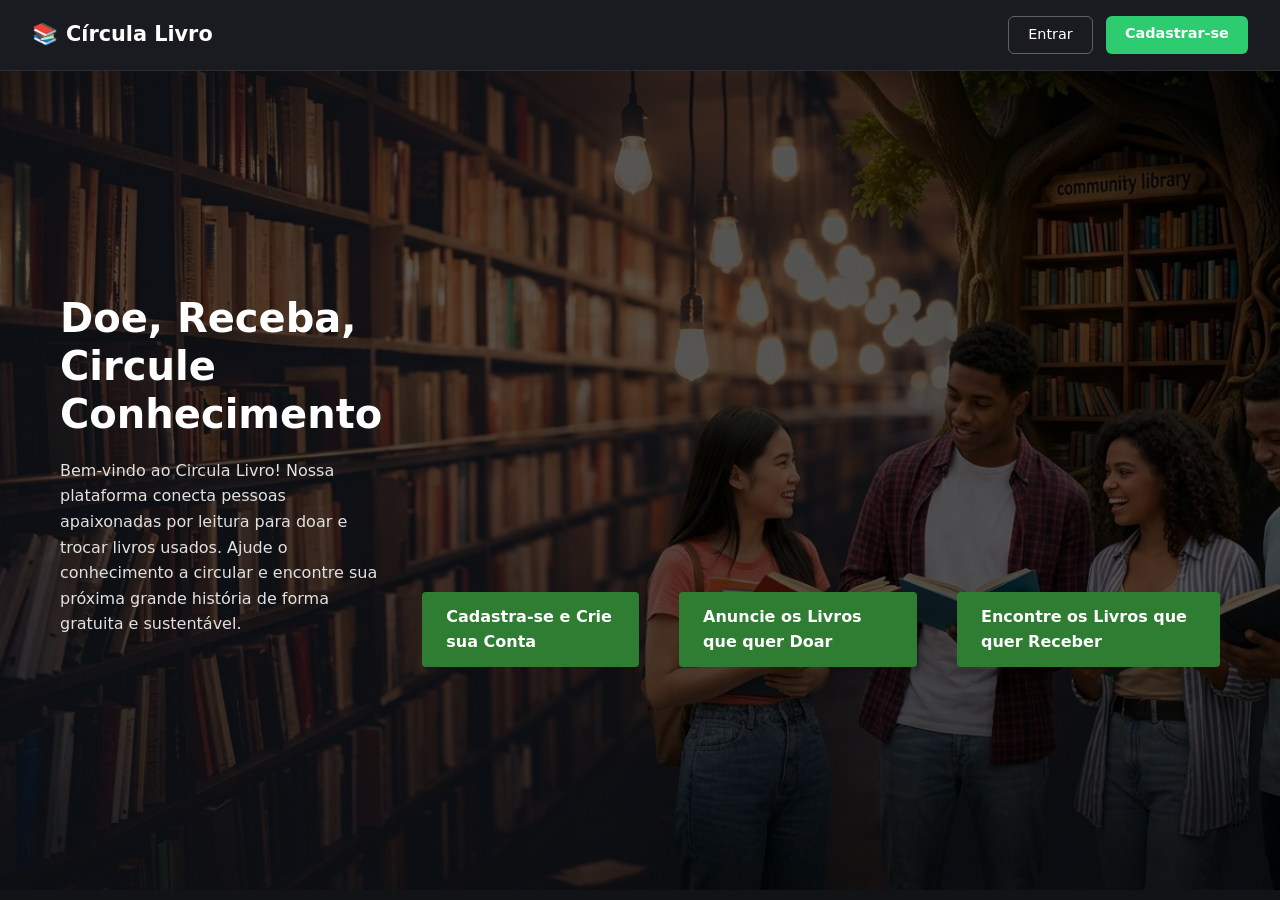
<file: index.html>
<!doctype html>
<html lang="en">
  <head>
    <meta charset="UTF-8" />
    <meta name="viewport" content="width=device-width, initial-scale=1.0" />
    <title>Circula Livro</title>
    <link rel="stylesheet" href="style.css" />
  </head>
  <body>
    <!-- CABEÇALHO / NAVBAR -->
    <header>
      <nav class="navbar">
        <div class="logo">
          <a href="index.html">
            <span class="logo-icon">📚</span> Círcula Livro
          </a>
        </div>

        <div class="auth-buttons">
          <a href="login.html" class="btn-outline">Entrar</a>
          <a href="cadastro.html" class="btn-solid">Cadastrar-se</a>
        </div>
      </nav>
    </header>

    <main>
      <section class="hero-section">
        <div class="hero-container">
          <div class="hero-text-content">
            <h1>Doe, Receba, Circule<br />Conhecimento</h1>
            <p>
              Bem-vindo ao Circula Livro! Nossa plataforma conecta pessoas
              apaixonadas por leitura para doar e trocar livros usados. Ajude o
              conhecimento a circular e encontre sua próxima grande história de
              forma gratuita e sustentável.
            </p>
          </div>
          <div class="btn-hero-d">
            <div class="btn-hero">
              <a href="cadastro.html">Cadastra-se e Crie sua Conta</a>
            </div>
            <div class="btn-hero">
              <a href="doar.html">Anuncie os Livros que quer Doar</a>
            </div>
            <div class="btn-hero">
              <a href="catalogo.html">Encontre os Livros que quer Receber</a>
            </div>
          </div>
        </div>
      </section>
    </main>
  </body>
</html>
</file>
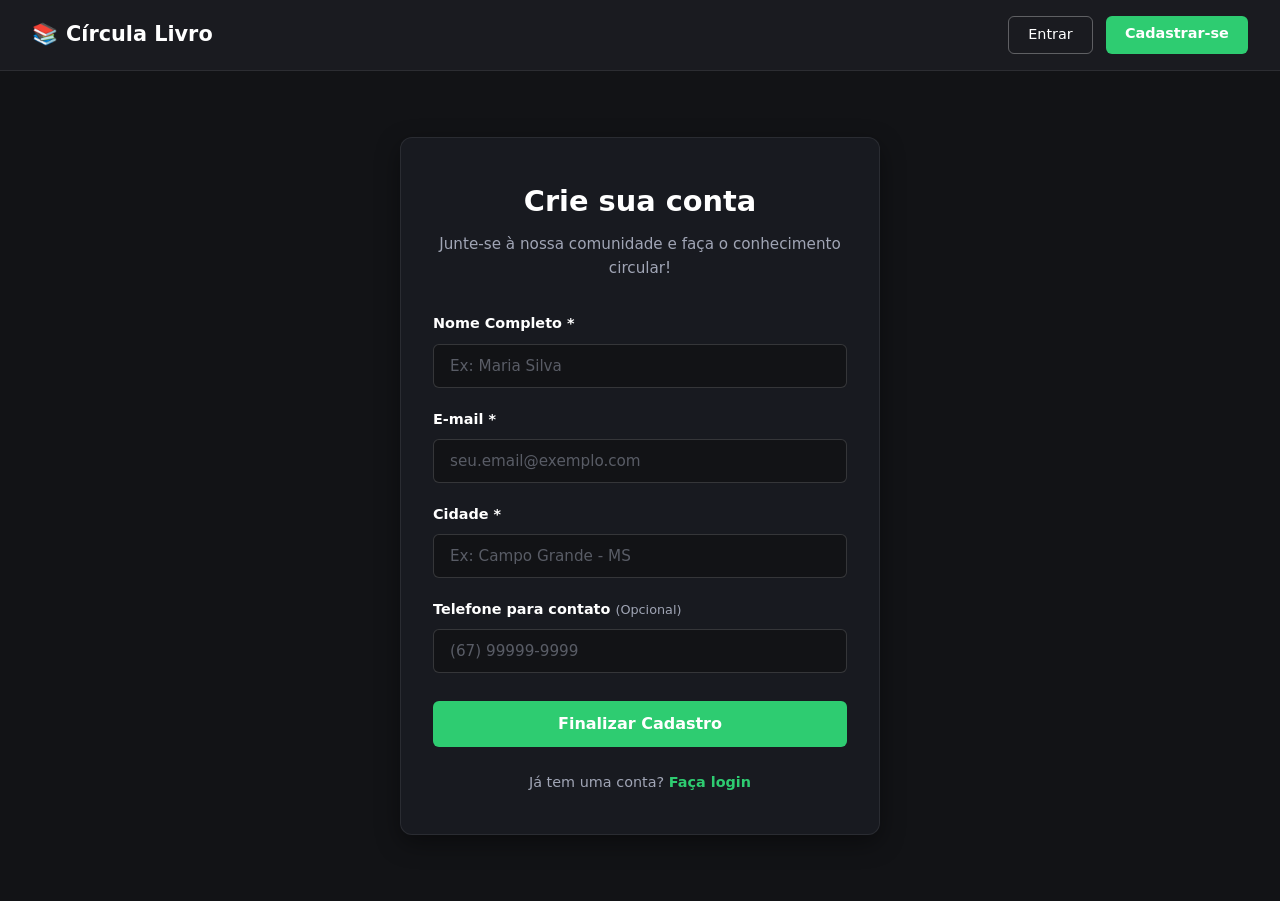
<file: cadastro.html>
<!doctype html>
<html lang="pt-BR">
  <head>
    <meta charset="UTF-8" />
    <meta name="viewport" content="width=device-width, initial-scale=1.0" />
    <title>Cadastro - Circula Livro</title>
    <link rel="stylesheet" href="style.css" />
  </head>
  <body>
    <!-- CABEÇALHO / NAVBAR -->
    <header>
      <nav class="navbar">
        <div class="logo">
          <a href="index.html">
            <span class="logo-icon">📚</span> Círcula Livro
          </a>
        </div>

        <div class="auth-buttons">
          <a href="login.html" class="btn-outline">Entrar</a>
          <a href="cadastro.html" class="btn-solid">Cadastrar-se</a>
        </div>
      </nav>
    </header>

    <main>
      <section class="auth-section">
        <div class="auth-container">
          <!-- Banner de Sucesso (Inicialmente Oculto) -->
          <div
            id="success-message"
            class="success-banner"
            style="display: none"
          >
            <span class="success-icon">✅</span>
            <h3>Cadastro realizado com sucesso!</h3>
            <p>Redirecionando para o catálogo em instantes...</p>
          </div>

          <div id="auth-header" class="auth-header">
            <h2>Crie sua conta</h2>
            <p>Junte-se à nossa comunidade e faça o conhecimento circular!</p>
          </div>

          <form id="cadastro-form" action="#" method="POST" class="auth-form">
            <!-- Nome Completo (Obrigatório) -->
            <div class="form-group">
              <label for="nome">Nome Completo *</label>
              <input
                type="text"
                id="nome"
                name="nome"
                placeholder="Ex: Maria Silva"
                required
              />
            </div>

            <!-- E-mail (Obrigatório) -->
            <div class="form-group">
              <label for="email">E-mail *</label>
              <input
                type="email"
                id="email"
                name="email"
                placeholder="seu.email@exemplo.com"
                required
              />
            </div>

            <!-- Cidade (Obrigatório) -->
            <div class="form-group">
              <label for="cidade">Cidade *</label>
              <input
                type="text"
                id="cidade"
                name="cidade"
                placeholder="Ex: Campo Grande - MS"
                required
              />
            </div>

            <!-- Telefone (Opcional) -->
            <div class="form-group">
              <label for="telefone">
                Telefone para contato <span class="optional">(Opcional)</span>
              </label>
              <input
                type="tel"
                id="telefone"
                name="telefone"
                placeholder="(67) 99999-9999"
              />
            </div>

            <!-- Botão de submissão -->
            <button type="submit" class="btn-submit">Finalizar Cadastro</button>
          </form>

          <div id="auth-footer" class="auth-footer">
            <p>Já tem uma conta? <a href="login.html">Faça login</a></p>
          </div>
        </div>
      </section>
    </main>

    <!-- Script JS para lidar com o envio e o redirecionamento -->
    <script>
      document
        .getElementById("cadastro-form")
        .addEventListener("submit", function (e) {
          e.preventDefault(); // Impede o recarregamento da página

          // Oculta o formulário e o cabeçalho original
          document.getElementById("cadastro-form").style.display = "none";
          document.getElementById("auth-header").style.display = "none";
          document.getElementById("auth-footer").style.display = "none";

          // Exibe a mensagem de sucesso
          const successMessage = document.getElementById("success-message");
          successMessage.style.display = "block";

          // Redireciona para o catálogo após 2.5 segundos
          setTimeout(() => {
            window.location.href = "catalogo.html";
          }, 2500);
        });
    </script>
  </body>
</html>
</file>
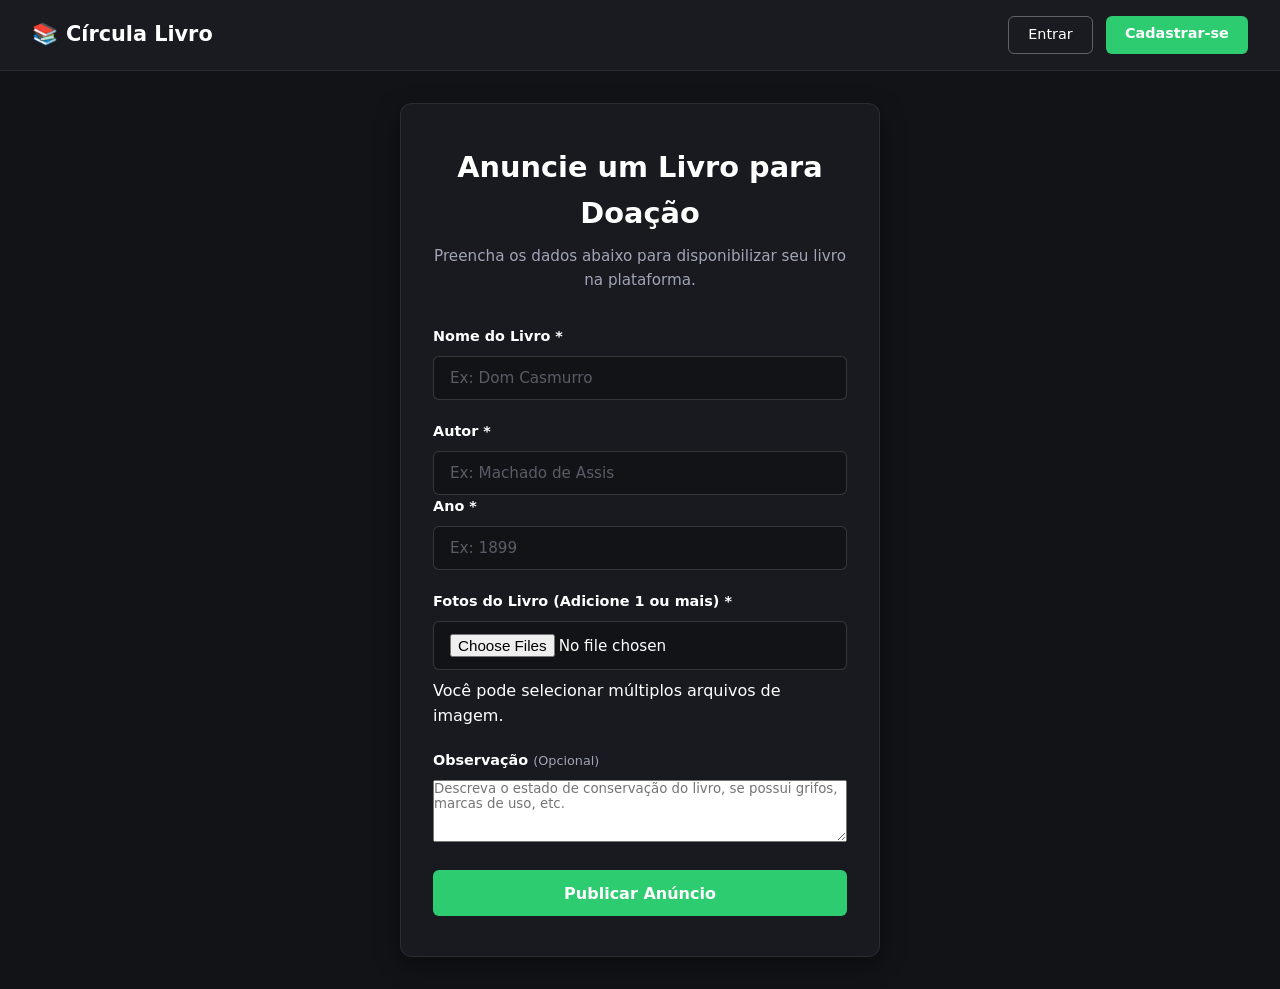
<file: doar.html>
<!doctype html>
<html lang="pt-BR">
  <head>
    <meta charset="UTF-8" />
    <meta name="viewport" content="width=device-width, initial-scale=1.0" />
    <title>Doar Livro - Circula Livro</title>
    <link rel="stylesheet" href="style.css" />
  </head>
  <body>
    <!-- CABEÇALHO / NAVBAR -->
    <header>
      <nav class="navbar">
        <div class="logo">
          <a href="index.html">
            <span class="logo-icon">📚</span> Círcula Livro
          </a>
        </div>

        <div class="auth-buttons">
          <a href="login.html" class="btn-outline">Entrar</a>
          <a href="cadastro.html" class="btn-solid">Cadastrar-se</a>
        </div>
      </nav>
    </header>

    <main>
      <section class="auth-section">
        <div class="auth-container form-container-wide">
          <!-- Mensagem de Sucesso (Inicialmente Oculta) -->
          <div
            id="success-message"
            class="success-banner"
            style="display: none"
          >
            <span class="success-icon">📖✨</span>
            <h3>Livro anunciado com sucesso!</h3>
            <p>
              Seu livro já está disponível para a comunidade. Redirecionando
              para o catálogo...
            </p>
          </div>

          <div id="form-header" class="auth-header">
            <h2>Anuncie um Livro para Doação</h2>
            <p>
              Preencha os dados abaixo para disponibilizar seu livro na
              plataforma.
            </p>
          </div>

          <form
            id="doar-form"
            action="#"
            method="POST"
            enctype="multipart/form-data"
            class="auth-form"
          >
            <!-- Nome do Livro (Obrigatório) -->
            <div class="form-group">
              <label for="titulo">Nome do Livro *</label>
              <input
                type="text"
                id="titulo"
                name="titulo"
                placeholder="Ex: Dom Casmurro"
                required
              />
            </div>

            <!-- Linha Dupla: Autor e Ano -->
            <div class="form-row">
              <div class="form-group flex-2">
                <label for="autor">Autor *</label>
                <input
                  type="text"
                  id="autor"
                  name="autor"
                  placeholder="Ex: Machado de Assis"
                  required
                />
              </div>

              <div class="form-group flex-1">
                <label for="ano">Ano *</label>
                <input
                  type="number"
                  id="ano"
                  name="ano"
                  placeholder="Ex: 1899"
                  min="1000"
                  max="2026"
                  required
                />
              </div>
            </div>

            <!-- Upload de Fotos (Obrigatório - 1 ou mais) -->
            <div class="form-group">
              <label for="fotos">Fotos do Livro (Adicione 1 ou mais) *</label>
              <input
                type="file"
                id="fotos"
                name="fotos[]"
                accept="image/*"
                multiple
                required
              />
              <span class="input-hint"
                >Você pode selecionar múltiplos arquivos de imagem.</span
              >
            </div>

            <!-- Observações (Opcional) -->
            <div class="form-group">
              <label for="observacao">
                Observação <span class="optional">(Opcional)</span>
              </label>
              <textarea
                id="observacao"
                name="observacao"
                rows="4"
                placeholder="Descreva o estado de conservação do livro, se possui grifos, marcas de uso, etc."
              ></textarea>
            </div>

            <!-- Botão de Submissão -->
            <button type="submit" class="btn-submit">Publicar Anúncio</button>
          </form>
        </div>
      </section>
    </main>

    <!-- Script de Feedback e Redirecionamento -->
    <script>
      document
        .getElementById("doar-form")
        .addEventListener("submit", function (e) {
          e.preventDefault();

          // Oculta o formulário e cabeçalho
          document.getElementById("doar-form").style.display = "none";
          document.getElementById("form-header").style.display = "none";

          // Exibe a mensagem de confirmação
          const successMessage = document.getElementById("success-message");
          successMessage.style.display = "block";

          // Redireciona para o catálogo após 2.5 segundos
          setTimeout(() => {
            window.location.href = "catalogo.html";
          }, 2500);
        });
    </script>
  </body>
</html>
</file>
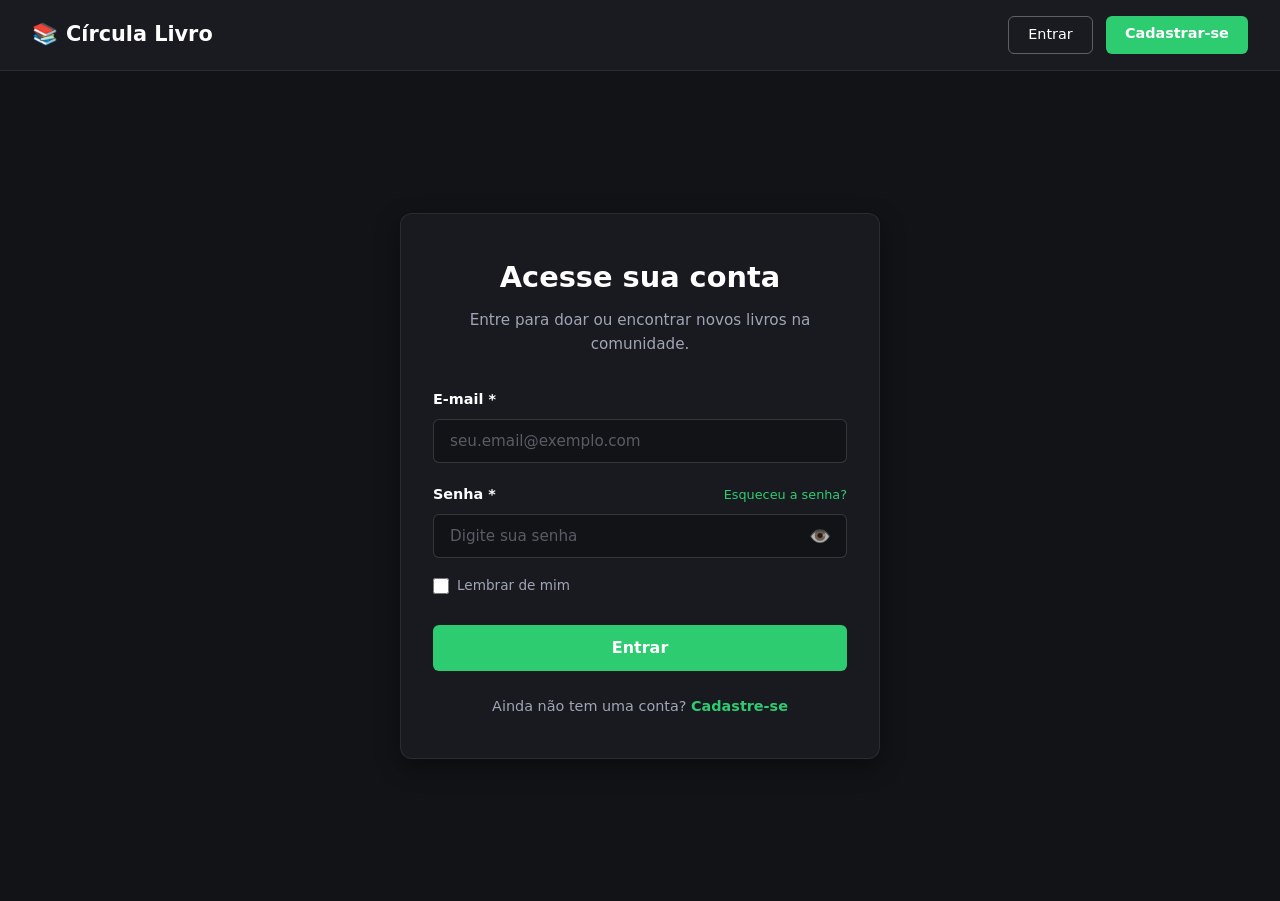
<file: login.html>
<!doctype html>
<html lang="pt-BR">
  <head>
    <meta charset="UTF-8" />
    <meta name="viewport" content="width=device-width, initial-scale=1.0" />
    <title>Login - Circula Livro</title>
    <link rel="stylesheet" href="style.css" />
  </head>
  <body>
    <!-- CABEÇALHO / NAVBAR -->
    <header>
      <nav class="navbar">
        <div class="logo">
          <a href="index.html">
            <span class="logo-icon">📚</span> Círcula Livro
          </a>
        </div>

        <div class="auth-buttons">
          <a href="login.html" class="btn-outline">Entrar</a>
          <a href="cadastro.html" class="btn-solid">Cadastrar-se</a>
        </div>
      </nav>
    </header>

    <main>
      <section class="auth-section">
        <div class="auth-container">
          <!-- Banner de Sucesso (Inicialmente Oculto) -->
          <div
            id="success-message"
            class="success-banner"
            style="display: none"
          >
            <span class="success-icon">🔑✨</span>
            <h3>Login realizado com sucesso!</h3>
            <p>Redirecionando para o catálogo...</p>
          </div>

          <div id="auth-header" class="auth-header">
            <h2>Acesse sua conta</h2>
            <p>Entre para doar ou encontrar novos livros na comunidade.</p>
          </div>

          <form id="login-form" action="#" method="POST" class="auth-form">
            <!-- E-mail -->
            <div class="form-group">
              <label for="email">E-mail *</label>
              <input
                type="email"
                id="email"
                name="email"
                placeholder="seu.email@exemplo.com"
                required
              />
            </div>

            <!-- Senha com alternância de visibilidade -->
            <div class="form-group">
              <div class="label-wrapper">
                <label for="senha">Senha *</label>
                <a href="#" class="forgot-password">Esqueceu a senha?</a>
              </div>
              <div class="password-input-wrapper">
                <input
                  type="password"
                  id="senha"
                  name="senha"
                  placeholder="Digite sua senha"
                  required
                />
                <button
                  type="button"
                  id="toggle-password"
                  class="btn-toggle-password"
                  title="Mostrar/Ocultar Senha"
                >
                  👁️
                </button>
              </div>
            </div>

            <!-- Manter Conectado -->
            <div class="form-group-checkbox">
              <input type="checkbox" id="remember" name="remember" />
              <label for="remember">Lembrar de mim</label>
            </div>

            <!-- Botão de submissão -->
            <button type="submit" class="btn-submit">Entrar</button>
          </form>

          <div id="auth-footer" class="auth-footer">
            <p>
              Ainda não tem uma conta? <a href="cadastro.html">Cadastre-se</a>
            </p>
          </div>
        </div>
      </section>
    </main>

    <!-- Script JS para manipulação do Form e Redirecionamento -->
    <script>
      // Alternar visibilidade da senha
      const togglePasswordBtn = document.getElementById("toggle-password");
      const passwordInput = document.getElementById("senha");

      togglePasswordBtn.addEventListener("click", () => {
        const isPassword = passwordInput.getAttribute("type") === "password";
        passwordInput.setAttribute("type", isPassword ? "text" : "password");
        togglePasswordBtn.textContent = isPassword ? "🙈" : "👁️";
      });

      // Submissão do Formulário de Login
      document
        .getElementById("login-form")
        .addEventListener("submit", function (e) {
          e.preventDefault(); // Impede o recarregamento padrão da página

          // Oculta formulário e cabeçalho
          document.getElementById("login-form").style.display = "none";
          document.getElementById("auth-header").style.display = "none";
          document.getElementById("auth-footer").style.display = "none";

          // Exibe mensagem de confirmação
          const successMessage = document.getElementById("success-message");
          successMessage.style.display = "block";

          // Redireciona para o catálogo após 2 segundos
          setTimeout(() => {
            window.location.href = "catalogo.html";
          }, 2000);
        });
    </script>
  </body>
</html>
</file>
<file: style.css>
:root {
  --bg-dark-main: #121316; /* Fundo principal da página */
  --bg-navbar: #1a1b20; /* Fundo do topo */
  --bg-card: #181a20; /* Fundo dos cards */
  --text-primary: #ffffff; /* Texto principal */
  --text-muted: #a0a5b5; /* Texto secundário */

  /* Cores de Destaque */
  --accent-green: #2ecc71; /* Verde do botão cadastrar */
  --accent-green-hover: #27ae60;
}
* {
  margin: 0;
  padding: 0;
  box-sizing: border-box;
  font-family:
    "Segoe UI",
    system-ui,
    -apple-system,
    sans-serif;
}
body {
  background-color: var(--bg-dark-main);
  color: var(--text-primary);
  line-height: 1.6;
}

a {
  text-decoration: none;
  color: inherit;
}
/* ==========================================================================
   2. CABEÇALHO / NAVBAR
   ========================================================================== */
header {
  background-color: var(--bg-navbar);
  border-bottom: 1px solid rgba(255, 255, 255, 0.08);
  position: sticky;
  top: 0;
  z-index: 100;
}

.navbar {
  max-width: 1280px;
  margin: 0 auto;
  padding: 1rem 2rem;
  display: flex;
  justify-content: space-between;
  align-items: center;
}

.logo a {
  font-size: 1.3rem;
  font-weight: 700;
  display: flex;
  align-items: center;
  gap: 0.5rem;
}

.nav-links {
  display: flex;
  list-style: none;
  gap: 2rem;
}

.nav-links a {
  color: var(--text-muted);
  transition: color 0.2s;
  font-size: 0.95rem;
}

.nav-links a:hover,
.nav-links a.active {
  color: var(--text-primary);
}

.auth-buttons {
  display: flex;
  gap: 0.8rem;
}

.btn-outline {
  border: 1px solid rgba(255, 255, 255, 0.3);
  padding: 0.4rem 1.2rem;
  border-radius: 6px;
  font-size: 0.9rem;
  transition: all 0.2s;
}

.btn-outline:hover {
  background-color: rgba(255, 255, 255, 0.1);
}

.btn-solid {
  background-color: var(--accent-green);
  color: #fff;
  padding: 0.4rem 1.2rem;
  border-radius: 6px;
  font-size: 0.9rem;
  font-weight: 600;
  transition: background-color 0.2s;
}

.btn-solid:hover {
  background-color: var(--accent-green-hover);
}

.hero-section {
  width: 100%;
  min-height: 91vh; /* Ajuste a altura conforme necessário */

  /* Efeito de película escura (gradiente) + Imagem de fundo da biblioteca */
  background-image:
    linear-gradient(rgba(0, 0, 0, 0.65), rgba(0, 0, 0, 0.65)),
    url("images/leitores_interagindo.png");
  background-size: cover;
  background-position: center;
  background-repeat: no-repeat;

  /* Alinhamento interno */
  display: flex;
  align-items: center;
  justify-content: center;
  box-sizing: border-box;
}
/* Container que limita a largura do conteúdo e coloca os elementos lado a lado */
.hero-container {
  display: flex;
  align-items: center;
  justify-content: space-between;
  width: 150%;
  max-width: 1200px; /* Limita a largura máxima do site */
  padding: 40px 20px;
  gap: 40px; /* Espaçamento entre o texto e a imagem */
  align-items: flex-end;
}

/* Bloco de texto da esquerda */
.hero-text-content {
  flex: 1; /* Ocupa metade do espaço disponível */
  color: #ffffff;
}
.hero-text-content h1 {
  font-size: 2.5rem;
  font-weight: 700;
  line-height: 1.2;
  margin-bottom: 20px;
}

.hero-text-content p {
  font-size: 1rem;
  line-height: 1.6;
  margin-bottom: 30px;
  color: #e0e0e0; /* Texto levemente cinza para melhor leitura */
  max-width: 500px; /* Evita que a linha do texto fique longa demais */
}

.btn-hero-d {
  display: contents;
}

.btn-hero {
  display: inline-block;
  background-color: #2e7d32; /* Tom de verde aproximado do botão da imagem */
  color: #ffffff;
  padding: 12px 24px;
  border-radius: 4px;
  text-decoration: none;
  font-weight: 600;
  transition: background-color 0.3s ease;
}

.btn-hero:hover {
  background-color: #1b5e20;
}
/* ==========================================================================
   3. PÁGINA DE CADASTRO / AUTENTICAÇÃO
   ========================================================================== */
.auth-section {
  width: 100%;
  min-height: calc(100vh - 70px);
  display: flex;
  align-items: center;
  justify-content: center;
  padding: 2rem 1rem;
}

.auth-container {
  background-color: var(--bg-card);
  border: 1px solid rgba(255, 255, 255, 0.08);
  border-radius: 12px;
  width: 100%;
  max-width: 480px;
  padding: 2.5rem 2rem;
  box-shadow: 0 8px 24px rgba(0, 0, 0, 0.4);
}

.auth-header {
  text-align: center;
  margin-bottom: 2rem;
}

.auth-header h2 {
  font-size: 1.8rem;
  font-weight: 700;
  margin-bottom: 0.5rem;
}

.auth-header p {
  color: var(--text-muted);
  font-size: 0.95rem;
}

.auth-form {
  display: flex;
  flex-direction: column;
  gap: 1.25rem;
}

.form-group {
  display: flex;
  flex-direction: column;
  gap: 0.5rem;
}

.form-group label {
  font-size: 0.9rem;
  font-weight: 600;
  color: var(--text-primary);
}

.form-group label .optional {
  font-size: 0.8rem;
  font-weight: 400;
  color: var(--text-muted);
}

.form-group input {
  background-color: var(--bg-dark-main);
  border: 1px solid rgba(255, 255, 255, 0.15);
  border-radius: 6px;
  padding: 0.75rem 1rem;
  color: var(--text-primary);
  font-size: 0.95rem;
  outline: none;
  transition: border-color 0.2s;
}

.form-group input:focus {
  border-color: var(--accent-green);
}

.form-group input::placeholder {
  color: rgba(160, 165, 181, 0.5);
}

.btn-submit {
  background-color: var(--accent-green);
  color: #ffffff;
  border: none;
  border-radius: 6px;
  padding: 0.85rem;
  font-size: 1rem;
  font-weight: 700;
  cursor: pointer;
  margin-top: 0.5rem;
  transition: background-color 0.2s;
}

.btn-submit:hover {
  background-color: var(--accent-green-hover);
}

.auth-footer {
  margin-top: 1.5rem;
  text-align: center;
  font-size: 0.9rem;
  color: var(--text-muted);
}

.auth-footer a {
  color: var(--accent-green);
  font-weight: 600;
  transition: text-decoration 0.2s;
}

.auth-footer a:hover {
  text-decoration: underline;
}

/* Estilo da mensagem de sucesso pós-cadastro */
.success-banner {
  text-align: center;
  padding: 1.5rem 1rem;
}

.success-icon {
  font-size: 3rem;
  display: block;
  margin-bottom: 0.8rem;
}

.success-banner h3 {
  color: var(--accent-green);
  font-size: 1.5rem;
  font-weight: 700;
  margin-bottom: 0.5rem;
}

.success-banner p {
  color: var(--text-muted);
  font-size: 0.95rem;
}

/* ==========================================================================
   5. PÁGINA DE CATÁLOGO (CATALOGO.HTML)
   ========================================================================== */
.catalog-main {
  max-width: 1280px;
  margin: 0 auto;
  padding: 2rem;
}

.catalog-header {
  margin-bottom: 2rem;
  text-align: center;
}

.catalog-header h1 {
  font-size: 2.2rem;
  font-weight: 800;
  margin-bottom: 0.5rem;
}

.catalog-header p {
  color: var(--text-muted);
}

/* Barra de Filtros */
.filter-bar {
  display: flex;
  flex-wrap: wrap;
  gap: 1rem;
  background-color: var(--bg-card);
  padding: 1.2rem;
  border-radius: 10px;
  border: 1px solid rgba(255, 255, 255, 0.08);
  margin-bottom: 2rem;
}

.filter-group {
  flex: 1;
  min-width: 200px;
}

.filter-group.search-box {
  flex: 2;
  min-width: 280px;
}

.filter-group input,
.filter-group select {
  width: 100%;
  background-color: var(--bg-dark-main);
  border: 1px solid rgba(255, 255, 255, 0.15);
  color: var(--text-primary);
  padding: 0.75rem 1rem;
  border-radius: 6px;
  outline: none;
  font-size: 0.95rem;
}

.filter-group input:focus,
.filter-group select:focus {
  border-color: var(--accent-green);
}

/* Grade de Livros */
.books-grid {
  display: grid;
  grid-template-columns: repeat(auto-fill, minmax(260px, 1fr));
  gap: 1.8rem;
}

.no-results {
  grid-column: 1 / -1;
  text-align: center;
  padding: 3rem;
  color: var(--text-muted);
  font-size: 1.1rem;
}

.book-card {
  background-color: var(--bg-card);
  border: 1px solid rgba(255, 255, 255, 0.08);
  border-radius: 10px;
  overflow: hidden;
  display: flex;
  flex-direction: column;
  transition:
    transform 0.2s,
    box-shadow 0.2s;
}

.book-card:hover {
  transform: translateY(-4px);
  box-shadow: 0 8px 20px rgba(0, 0, 0, 0.4);
}

.book-card-img {
  width: 100%;
  height: 220px;
  background-color: #000;
  overflow: hidden;
}

.book-card-img img {
  width: 100%;
  height: 100%;
  object-fit: cover;
}

.book-card-body {
  padding: 1.2rem;
  display: flex;
  flex-direction: column;
  flex: 1;
}

.book-year-badge {
  align-self: flex-start;
  background-color: rgba(46, 204, 113, 0.15);
  color: var(--accent-green);
  font-size: 0.75rem;
  font-weight: 700;
  padding: 0.2rem 0.6rem;
  border-radius: 4px;
  margin-bottom: 0.6rem;
}

.book-title {
  font-size: 1.2rem;
  font-weight: 700;
  margin-bottom: 0.3rem;
  line-height: 1.3;
}

.book-author {
  color: var(--text-muted);
  font-size: 0.9rem;
  margin-bottom: 0.8rem;
}

.book-location {
  font-size: 0.85rem;
  color: var(--text-muted);
  margin-bottom: 1.2rem;
  margin-top: auto;
}

.btn-details {
  width: 100%;
  background-color: var(--accent-green);
  color: #fff;
  border: none;
  padding: 0.65rem;
  border-radius: 6px;
  font-weight: 700;
  cursor: pointer;
  transition: background-color 0.2s;
}

.btn-details:hover {
  background-color: var(--accent-green-hover);
}

/* Modal de Detalhes e Contato */
.modal-overlay {
  position: fixed;
  top: 0;
  left: 0;
  width: 100%;
  height: 100%;
  background-color: rgba(0, 0, 0, 0.8);
  display: flex;
  align-items: center;
  justify-content: center;
  z-index: 1000;
  padding: 1rem;
}

.modal-content {
  background-color: var(--bg-card);
  border: 1px solid rgba(255, 255, 255, 0.1);
  border-radius: 12px;
  max-width: 750px;
  width: 100%;
  position: relative;
  overflow: hidden;
}

.modal-close {
  position: absolute;
  top: 15px;
  right: 20px;
  background: none;
  border: none;
  color: var(--text-muted);
  font-size: 2rem;
  cursor: pointer;
}

.modal-close:hover {
  color: #fff;
}

.modal-body {
  display: flex;
  flex-direction: row;
  gap: 2rem;
  padding: 2rem;
}

.modal-image {
  flex: 1;
  max-width: 250px;
}

.modal-image img {
  width: 100%;
  border-radius: 8px;
  object-fit: cover;
}

.modal-info {
  flex: 2;
  display: flex;
  flex-direction: column;
}

.modal-author-year {
  color: var(--text-muted);
  margin-bottom: 0.8rem;
}

.modal-badge {
  display: inline-block;
  align-self: flex-start;
  background-color: rgba(46, 204, 113, 0.2);
  color: var(--accent-green);
  padding: 0.3rem 0.8rem;
  border-radius: 20px;
  font-size: 0.8rem;
  font-weight: 600;
  margin-bottom: 1.5rem;
}

.modal-section {
  margin-bottom: 1rem;
}

.modal-section h4 {
  font-size: 0.9rem;
  color: var(--text-muted);
  margin-bottom: 0.3rem;
}

.modal-description {
  font-size: 0.95rem;
  line-height: 1.5;
}

.owner-info {
  background-color: var(--bg-dark-main);
  padding: 0.8rem 1rem;
  border-radius: 6px;
}

.modal-actions {
  display: flex;
  flex-direction: column;
  gap: 0.6rem;
  margin-top: auto;
  padding-top: 1rem;
}

.btn-contact {
  display: inline-flex;
  align-items: center;
  justify-content: center;
  padding: 0.75rem 1.2rem;
  border-radius: 6px;
  font-weight: 700;
  text-decoration: none;
  transition: opacity 0.2s;
}

.btn-contact:hover {
  opacity: 0.9;
}

.btn-email {
  background-color: #2980b9;
  color: #fff;
}

.btn-phone {
  background-color: #25d366;
  color: #fff;
}

/* Responsividade do Modal */
@media (max-width: 650px) {
  .modal-body {
    flex-direction: column;
  }
  .modal-image {
    max-width: 100%;
    height: 200px;
  }
  .modal-image img {
    height: 100%;
  }
}

/* ==========================================================================
   6. PÁGINA DE LOGIN (LOGIN.HTML)
   ========================================================================== */
.label-wrapper {
  display: flex;
  justify-content: space-between;
  align-items: center;
}

.forgot-password {
  font-size: 0.8rem;
  color: var(--accent-green);
  transition: text-decoration 0.2s;
}

.forgot-password:hover {
  text-decoration: underline;
}

.password-input-wrapper {
  position: relative;
  display: flex;
  align-items: center;
}

.password-input-wrapper input {
  width: 100%;
  padding-right: 2.8rem;
}

.btn-toggle-password {
  position: absolute;
  right: 0.6rem;
  background: none;
  border: none;
  cursor: pointer;
  font-size: 1.1rem;
  padding: 0.2rem 0.4rem;
  opacity: 0.7;
  transition: opacity 0.2s;
}

.btn-toggle-password:hover {
  opacity: 1;
}

.form-group-checkbox {
  display: flex;
  align-items: center;
  gap: 0.5rem;
  margin-top: -0.2rem;
}

.form-group-checkbox input[type="checkbox"] {
  accent-color: var(--accent-green);
  width: 16px;
  height: 16px;
  cursor: pointer;
}

.form-group-checkbox label {
  font-size: 0.85rem;
  color: var(--text-muted);
  cursor: pointer;
}
</file>
